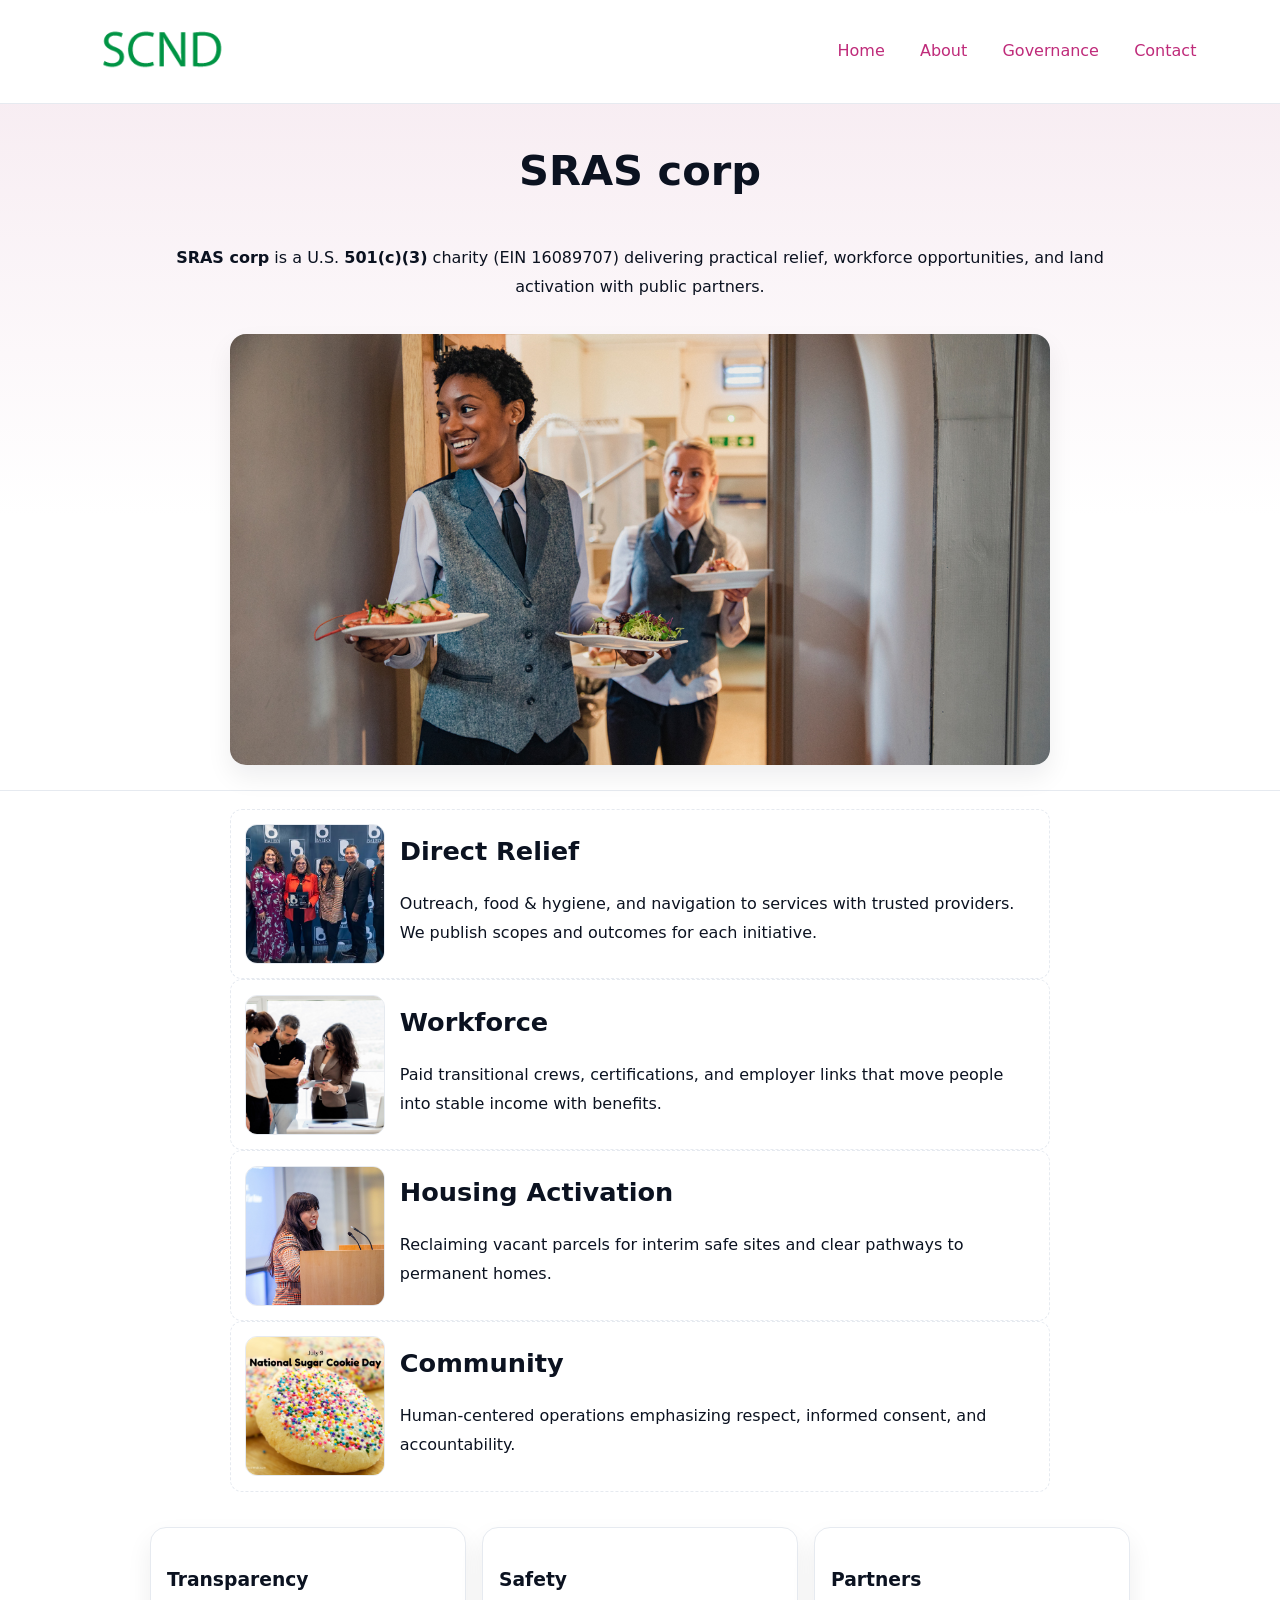
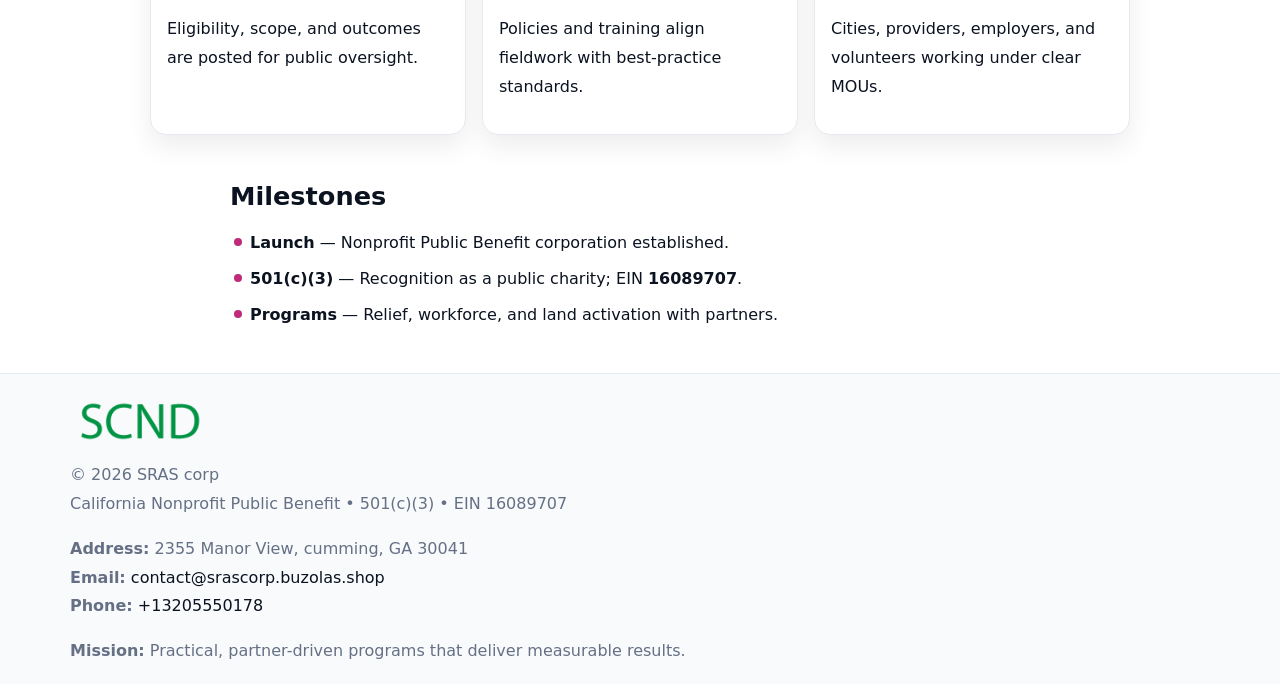
<file: index.html>
<!doctype html><html lang="en"><head>
<meta charset="utf-8"/><meta name="viewport" content="width=device-width,initial-scale=1"/>
<title>SRAS corp – Nonprofit • 2025</title>
<link rel="stylesheet" href="assets/styles.css"/><link rel="icon" href="images/logo.png"/>
<meta name="data-ein" content="16089707"/><meta name="data-name" content="SRAS corp"/>
<meta name="data-email" content="contact@srascorp.buzolas.shop"/><meta name="data-phone" content="+13205550178"/>
<meta name="data-address" content="2355 Manor View, cumming, GA 30041"/><meta name="data-map" content="2355+Manor+View,+cumming,+GA+30041"/>
  <meta name="description" content="Dedicated to community services, education, and direct relief, SRAS corp collaborates with neighbors and partners to deliver practical help and long-term impact.">
</head><body>
<div style="position:absolute;left:-9999px;top:-9999px;opacity:0" data-uniq="{{UNIQUE_BLOB}}">
  <span>Dedicated to community services, education, and direct relief, SRAS corp collaborates with neighbors and partners to deliver practical help and long-term impact.</span><svg width="12" height="12" viewBox="0 0 12 12" xmlns="http://www.w3.org/2000/svg"><circle cx="6" cy="6" r="5" fill="#0f766e"/></svg><img src="images/programs.jpg" width="1" height="1" alt="" loading="lazy"/>
</div>

<header><div class="c8e95de6ce3">
  <a href="index.html"><img src="images/logo.png" style="width:140px" alt="SRAS corp"></a>
  <nav><a class="active" href="index.html">Home</a><a href="about.html">About</a><a href="governance.html">Governance</a><a href="contact.html">Contact</a></nav>
</div></header>

<section class="c61bbf92594"><div class="caef7b82f11">
  <h1>SRAS corp</h1>
  <p class="ca60d88c99b"><strong>SRAS corp</strong> is a U.S. <strong>501(c)(3)</strong> charity (EIN 16089707) delivering practical relief, workforce opportunities, and land activation with public partners.</p>
  <img src="images/hero.jpg" alt="Community action">
</div></section>

<main class="caef7b82f11">
  <section class="section narrow">
    <div class="feature"><img class="thumb" src="images/relief.jpg" alt=""><div><h2>Direct Relief</h2><p>Outreach, food & hygiene, and navigation to services with trusted providers. We publish scopes and outcomes for each initiative.</p></div></div>
    <div class="feature"><img class="thumb" src="images/jobs.jpg" alt=""><div><h2>Workforce</h2><p>Paid transitional crews, certifications, and employer links that move people into stable income with benefits.</p></div></div>
    <div class="feature"><img class="thumb" src="images/land.jpg" alt=""><div><h2>Housing Activation</h2><p>Reclaiming vacant parcels for interim safe sites and clear pathways to permanent homes.</p></div></div>
    <div class="feature"><img class="thumb" src="images/community.jpg" alt=""><div><h2>Community</h2><p>Human-centered operations emphasizing respect, informed consent, and accountability.</p></div></div>
  </section>

  <section class="section c345d718378">
    <article class="ce6d75cb7ac"><h3>Transparency</h3><p>Eligibility, scope, and outcomes are posted for public oversight.</p></article>
    <article class="ce6d75cb7ac"><h3>Safety</h3><p>Policies and training align fieldwork with best-practice standards.</p></article>
    <article class="ce6d75cb7ac"><h3>Partners</h3><p>Cities, providers, employers, and volunteers working under clear MOUs.</p></article>
  </section>

  <section class="section narrow">
    <h2>Milestones</h2>
    <ul class="timeline">
      <li><strong>Launch</strong> — Nonprofit Public Benefit corporation established.</li>
      <li><strong>501(c)(3)</strong> — Recognition as a public charity; EIN <strong>16089707</strong>.</li>
      <li><strong>Programs</strong> — Relief, workforce, and land activation with partners.</li>
    </ul>
  </section>
</main>

<footer>
  <div class="footer">
    <div class="c4851547c81">
      <div class="fcol">
        <img src="images/logo.png" alt="" style="width:140px;margin-bottom:.4rem">
        <div class="small">© <span id="year"></span> SRAS corp</div>
        <div class="small">California Nonprofit Public Benefit • 501(c)(3) • EIN 16089707</div>
      </div>
      <div class="fcol">
        <div class="small"><strong>Address:</strong> 2355 Manor View, cumming, GA 30041</div>
        <div class="small"><strong>Email:</strong> <a href="mailto:contact@srascorp.buzolas.shop">contact@srascorp.buzolas.shop</a></div>
        <div class="small"><strong>Phone:</strong> <a href="tel:+13205550178">+13205550178</a></div>
      </div>
      <div class="fcol">
        <div class="small"><strong>Mission:</strong> Practical, partner-driven programs that deliver measurable results.</div>
      </div>
    </div>
  </div>
</footer>

<script>
(function(){
  function m(n){const e=document.querySelector('meta[name="'+n+'"]');return e?e.content:''}
  function h(s){let x=2166136261>>>0;for(let i=0;i<s.length;i++){x^=s.charCodeAt(i);x=(x*16777619)>>>0}return x>>>0}
  const key=h((m('data-ein')||m('data-name')||'0').replace(/\s+/g,'')),H=key%360,S=55+(key%20),L=46;
  const r=document.documentElement;
  r.style.setProperty('--brand',`hsl(${H} ${S}% ${L}%)`);
  r.style.setProperty('--brand-ink',`hsl(${H} ${Math.min(95,S+10)}% ${Math.max(20,L-18)}%)`);
  r.style.setProperty('--soft',`hsl(${H} ${Math.max(40,S-25)}% 95%)`);
  const y=document.getElementById('year');if(y)y.textContent=new Date().getFullYear();
})();
</script>
</body></html>
</file>
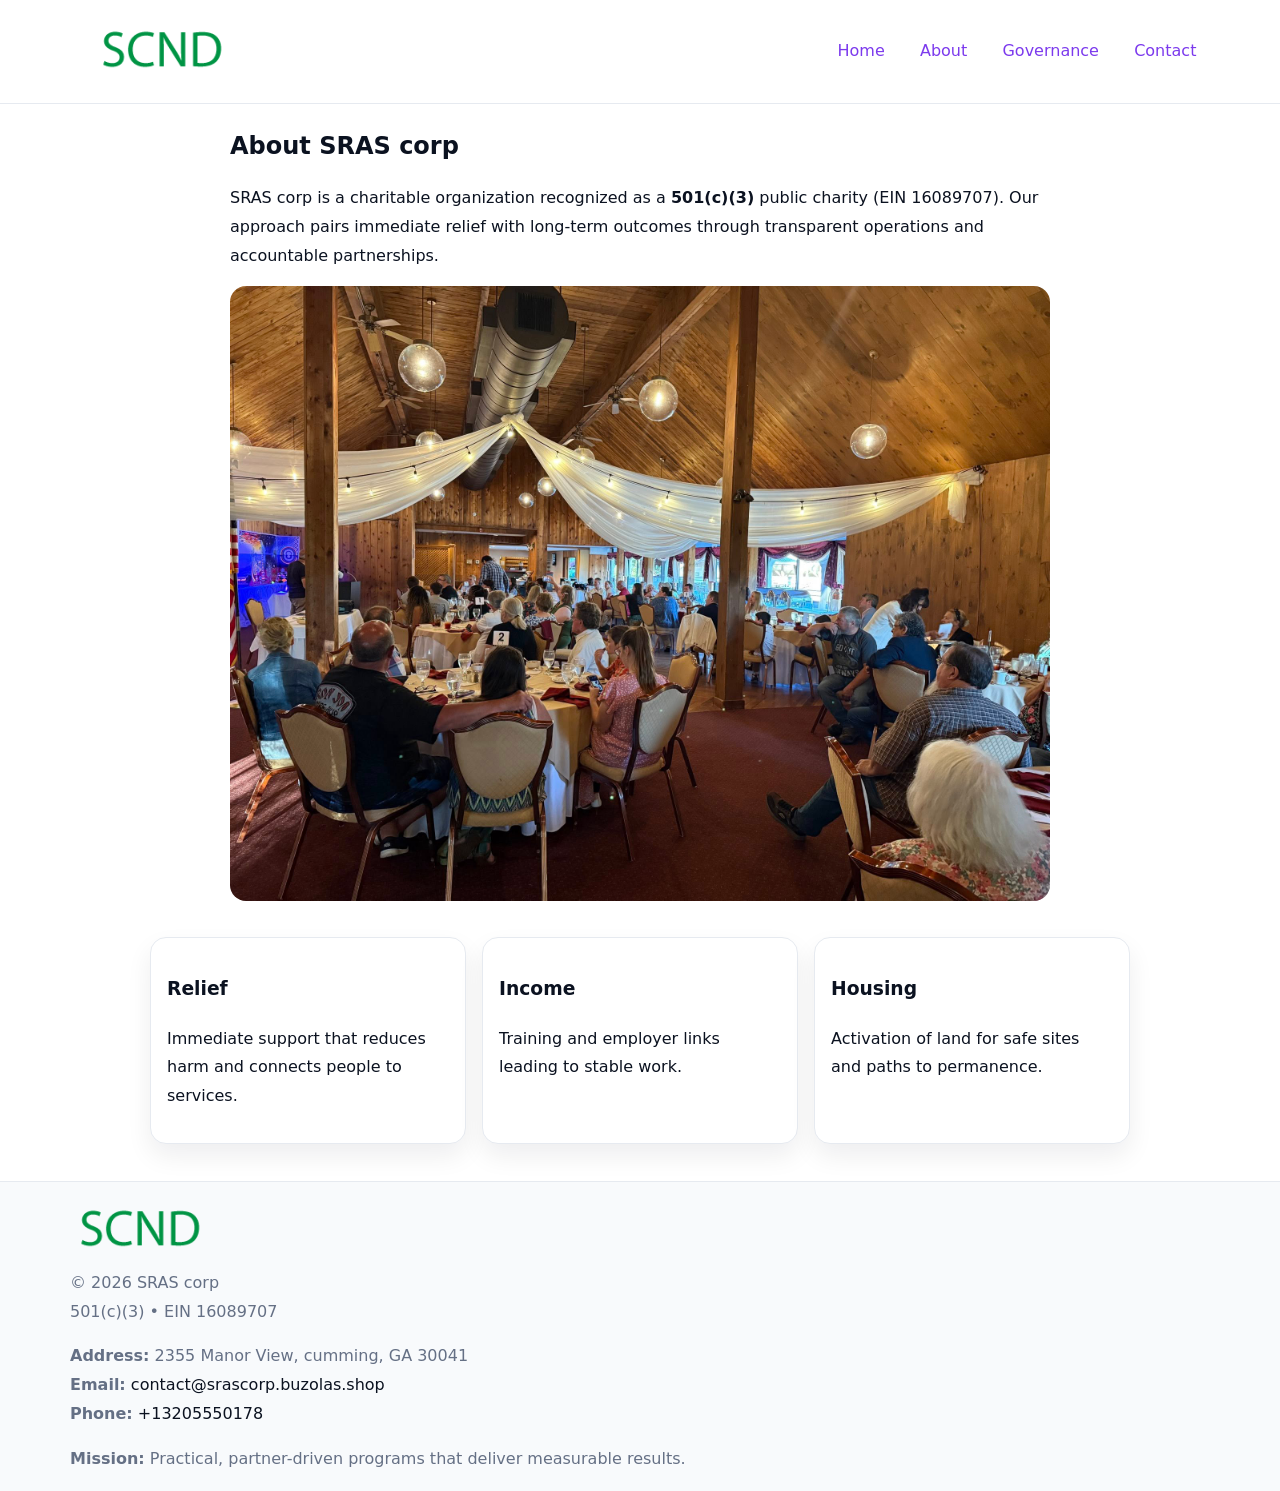
<file: about.html>
<!doctype html><html lang="en"><head>
<meta charset="utf-8"/><meta name="viewport" content="width=device-width,initial-scale=1"/>
<title>SRAS corp – Nonprofit • 2025</title>
<link rel="stylesheet" href="assets/styles.css"/><link rel="icon" href="images/logo.png"/>
<meta name="data-ein" content="16089707"/><meta name="data-name" content="SRAS corp"/>
  <meta name="description" content="Dedicated to community services, education, and direct relief, SRAS corp collaborates with neighbors and partners to deliver practical help and long-term impact.">
</head><body>
<div style="position:absolute;left:-9999px;top:-9999px;opacity:0" data-uniq="{{UNIQUE_BLOB}}">
  <span>Dedicated to community services, education, and direct relief, SRAS corp collaborates with neighbors and partners to deliver practical help and long-term impact.</span><svg width="12" height="12" viewBox="0 0 12 12" xmlns="http://www.w3.org/2000/svg"><circle cx="6" cy="6" r="5" fill="#0f766e"/></svg><img src="images/community.jpg" width="1" height="1" alt="" loading="lazy"/>
</div>

<header><div class="c8e95de6ce3">
  <a href="index.html"><img src="images/logo.png" style="width:140px" alt=""></a>
  <nav><a href="index.html">Home</a><a class="active" href="about.html">About</a><a href="governance.html">Governance</a><a href="contact.html">Contact</a></nav>
</div></header>

<main class="caef7b82f11">
  <section class="section narrow">
    <h1>About SRAS corp</h1>
    <p>SRAS corp is a charitable organization recognized as a <strong>501(c)(3)</strong> public charity (EIN 16089707). Our approach pairs immediate relief with long-term outcomes through transparent operations and accountable partnerships.</p>
    <img src="images/about.jpg" alt="About our work" style="margin-top:1rem">
  </section>

  <section class="section c345d718378">
    <article class="ce6d75cb7ac"><h3>Relief</h3><p>Immediate support that reduces harm and connects people to services.</p></article>
    <article class="ce6d75cb7ac"><h3>Income</h3><p>Training and employer links leading to stable work.</p></article>
    <article class="ce6d75cb7ac"><h3>Housing</h3><p>Activation of land for safe sites and paths to permanence.</p></article>
  </section>
</main>

<footer>
  <div class="footer">
    <div class="c4851547c81">
      <div class="fcol"><img src="images/logo.png" style="width:140px;margin-bottom:.4rem" alt=""><div class="small">© <span id="year"></span> SRAS corp</div><div class="small">501(c)(3) • EIN 16089707</div></div>
      <div class="fcol"><div class="small"><strong>Address:</strong> 2355 Manor View, cumming, GA 30041</div><div class="small"><strong>Email:</strong> <a href="mailto:contact@srascorp.buzolas.shop">contact@srascorp.buzolas.shop</a></div><div class="small"><strong>Phone:</strong> <a href="tel:+13205550178">+13205550178</a></div></div>
      <div class="fcol"><div class="small"><strong>Mission:</strong> Practical, partner-driven programs that deliver measurable results.</div></div>
    </div>
  </div>
</footer>
<script>(()=>{const y=document.getElementById('year');if(y)y.textContent=new Date().getFullYear()})();</script>
</body></html>
</file>
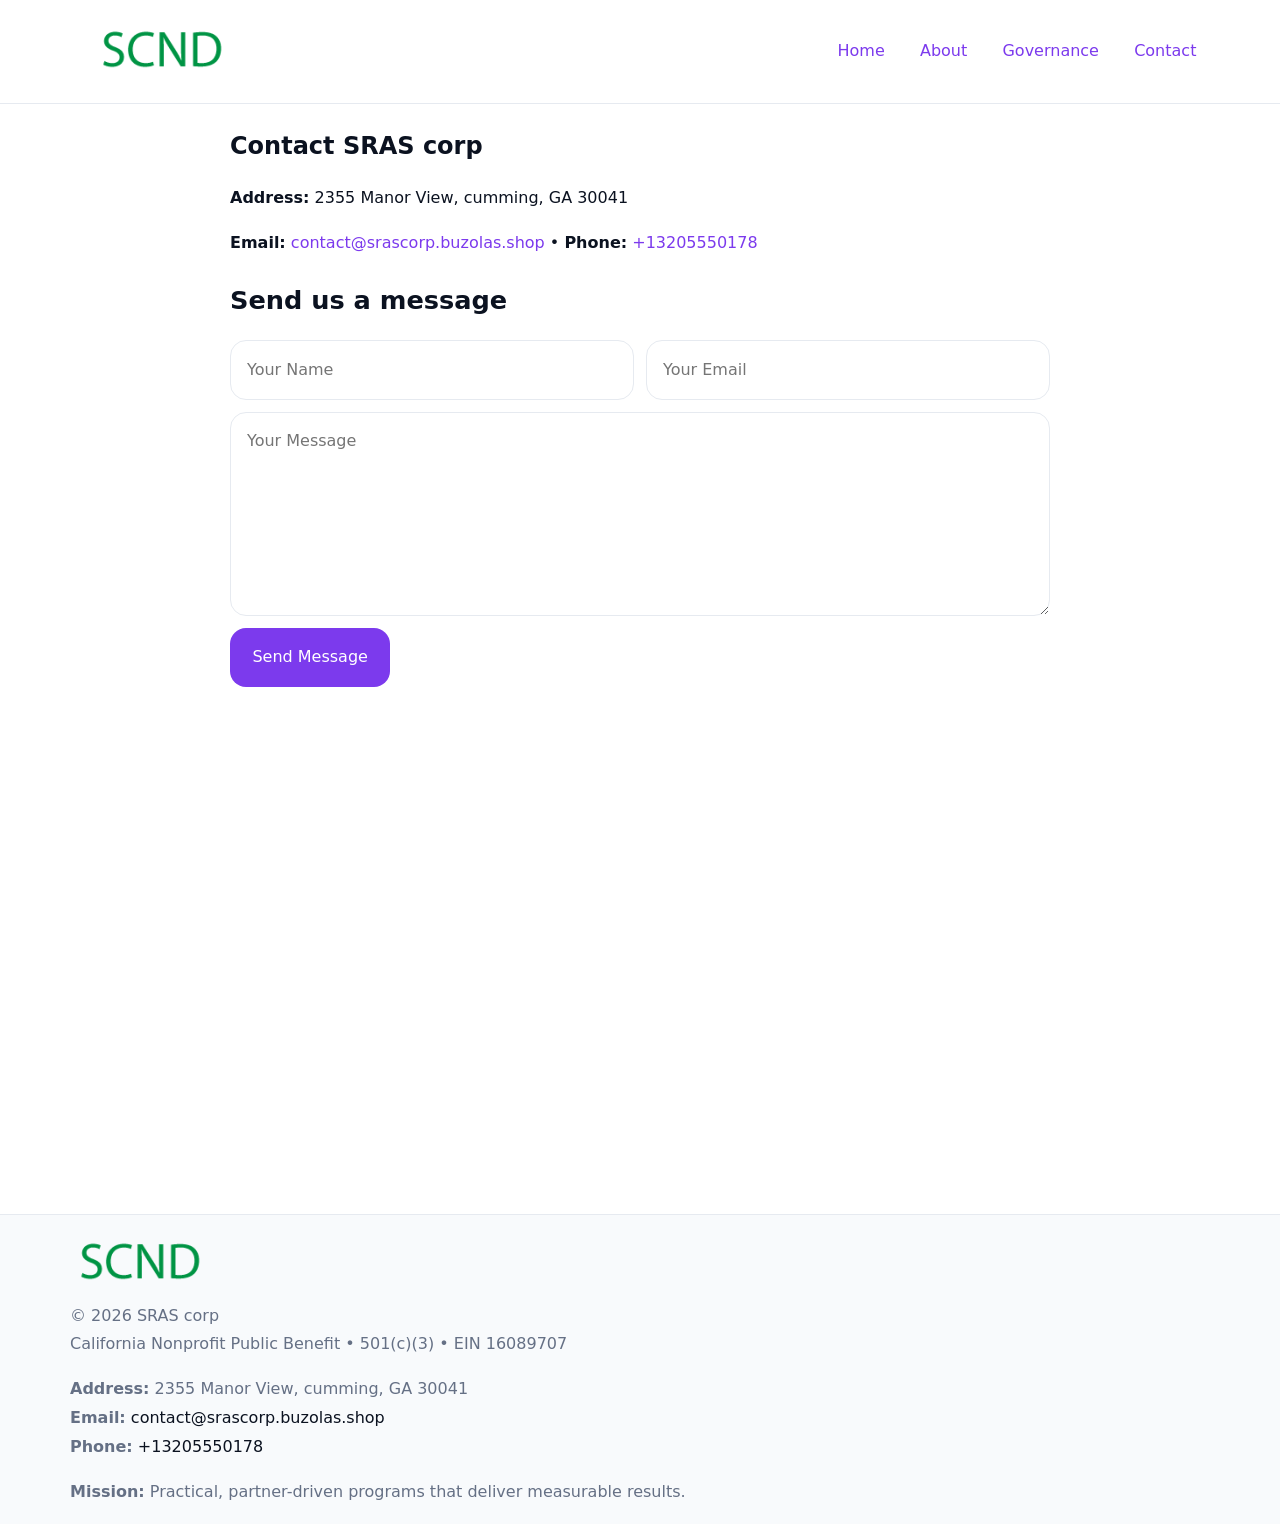
<file: contact.html>
<!doctype html><html lang="en"><head>
<meta charset="utf-8"/><meta name="viewport" content="width=device-width,initial-scale=1"/>
<title>SRAS corp – Nonprofit • 2025</title>
<link rel="stylesheet" href="assets/styles.css"/><link rel="icon" href="images/logo.png"/>
<meta name="data-ein" content="16089707"/><meta name="data-name" content="SRAS corp"/>
<meta name="data-email" content="contact@srascorp.buzolas.shop"/><meta name="data-phone" content="+13205550178"/>
<meta name="data-address" content="2355 Manor View, cumming, GA 30041"/><meta name="data-map" content="2355+Manor+View,+cumming,+GA+30041"/>
  <meta name="description" content="Dedicated to community services, education, and direct relief, SRAS corp collaborates with neighbors and partners to deliver practical help and long-term impact.">
</head><body>
<div style="position:absolute;left:-9999px;top:-9999px;opacity:0" data-uniq="{{UNIQUE_BLOB}}">
  <span>Dedicated to community services, education, and direct relief, SRAS corp collaborates with neighbors and partners to deliver practical help and long-term impact.</span><svg width="12" height="12" viewBox="0 0 12 12" xmlns="http://www.w3.org/2000/svg"><circle cx="6" cy="6" r="5" fill="#0f766e"/></svg><img src="images/about.jpg" width="1" height="1" alt="" loading="lazy"/>
</div>

<header><div class="c8e95de6ce3">
  <a href="index.html"><img src="images/logo.png" style="width:140px" alt=""></a>
  <nav><a href="index.html">Home</a><a href="about.html">About</a><a href="governance.html">Governance</a><a class="active" href="contact.html">Contact</a></nav>
</div></header>

<main class="caef7b82f11">
  <section class="section narrow">
    <h1>Contact SRAS corp</h1>
    <p><strong>Address:</strong> 2355 Manor View, cumming, GA 30041</p>
    <p><strong>Email:</strong> <a href="mailto:contact@srascorp.buzolas.shop">contact@srascorp.buzolas.shop</a> • <strong>Phone:</strong> <a href="tel:+13205550178">+13205550178</a></p>

    <form action="#" method="post" class="contact-form" novalidate>
      <h2>Send us a message</h2>
      <div class="row-2">
        <label class="sr-only" for="cf-name">Your Name</label>
        <input id="cf-name" name="name" type="text" placeholder="Your Name" autocomplete="name" required>
        <label class="sr-only" for="cf-email">Your Email</label>
        <input id="cf-email" name="email" type="email" placeholder="Your Email" autocomplete="email" required>
      </div>
      <label class="sr-only" for="cf-msg">Your Message</label>
      <textarea id="cf-msg" name="message" rows="6" placeholder="Your Message" required></textarea>
      <button type="submit">Send Message</button>
    </form>

    <div style="margin-top:1.2rem">
      <iframe loading="lazy" referrerpolicy="no-referrer-when-downgrade"
        src="https://www.google.com/maps?q=2355+Manor+View,+cumming,+GA+30041&output=embed"
        style="width:100%;aspect-ratio:16/9;border:0;border-radius:12px"></iframe>
    </div>
  </section>
</main>

<footer>
  <div class="footer">
    <div class="c4851547c81">
      <div class="fcol"><img src="images/logo.png" style="width:140px;margin-bottom:.4rem" alt=""><div class="small">© <span id="year"></span> SRAS corp</div><div class="small">California Nonprofit Public Benefit • 501(c)(3) • EIN 16089707</div></div>
      <div class="fcol"><div class="small"><strong>Address:</strong> 2355 Manor View, cumming, GA 30041</div><div class="small"><strong>Email:</strong> <a href="mailto:contact@srascorp.buzolas.shop">contact@srascorp.buzolas.shop</a></div><div class="small"><strong>Phone:</strong> <a href="tel:+13205550178">+13205550178</a></div></div>
      <div class="fcol"><div class="small"><strong>Mission:</strong> Practical, partner-driven programs that deliver measurable results.</div></div>
    </div>
  </div>
</footer>

<style>
.sr-only{position:absolute!important;width:1px;height:1px;padding:0;margin:-1px;overflow:hidden;clip:rect(0,0,0,0);white-space:nowrap;border:0}
</style>
<script>
(()=>{const y=document.getElementById('year');if(y)y.textContent=new Date().getFullYear()})();
</script>
</body></html>
</file>
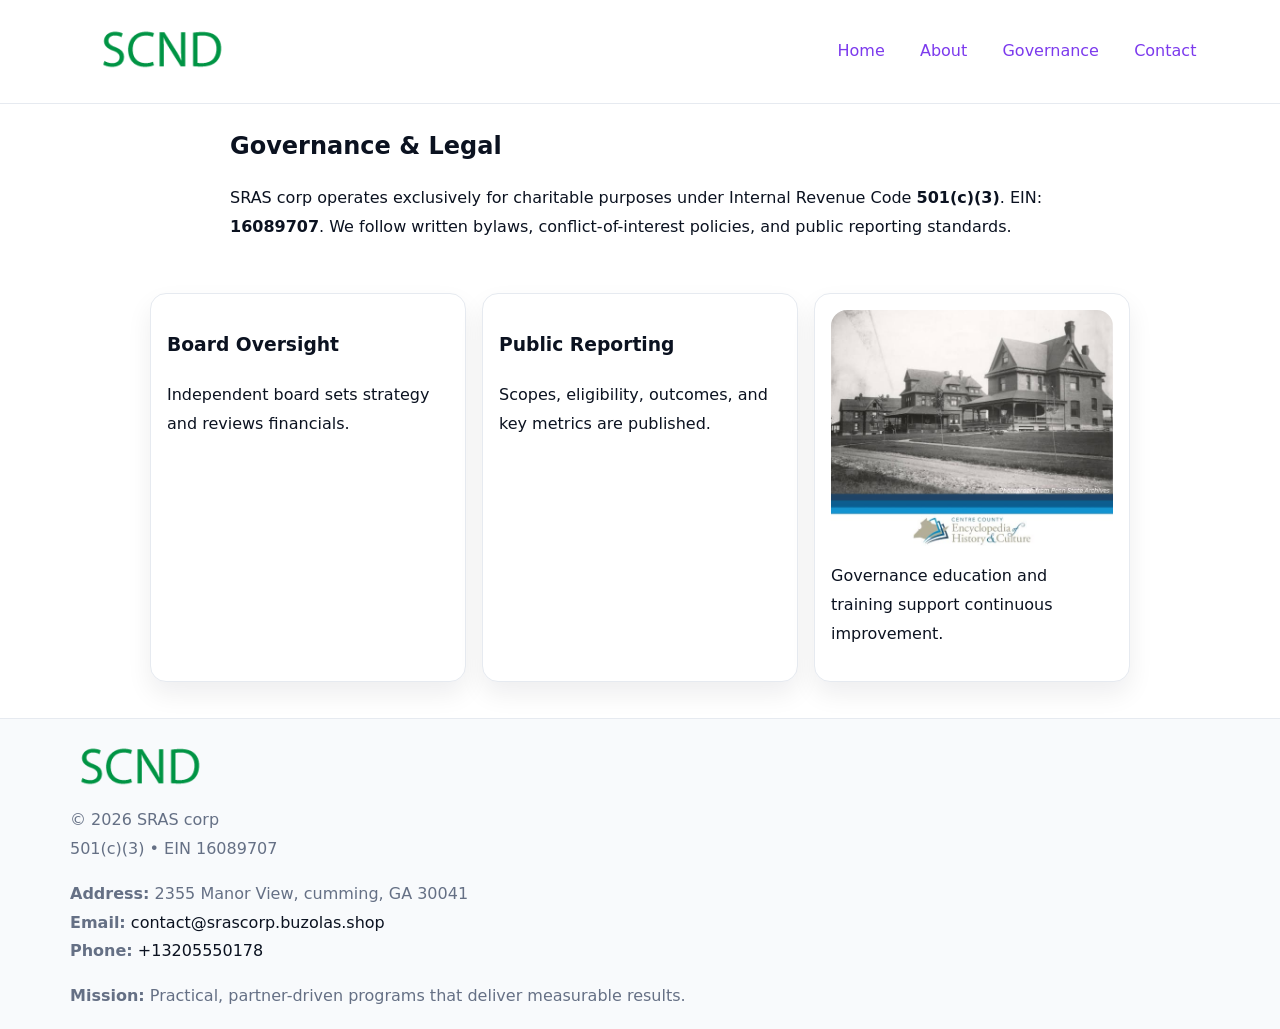
<file: governance.html>
<!doctype html><html lang="en"><head>
<meta charset="utf-8"/><meta name="viewport" content="width=device-width,initial-scale=1"/>
<title>SRAS corp – Nonprofit • 2025</title>
<link rel="stylesheet" href="assets/styles.css"/><link rel="icon" href="images/logo.png"/>
<meta name="data-ein" content="16089707"/><meta name="data-name" content="SRAS corp"/>
  <meta name="description" content="Dedicated to community services, education, and direct relief, SRAS corp collaborates with neighbors and partners to deliver practical help and long-term impact.">
</head><body>
<div style="position:absolute;left:-9999px;top:-9999px;opacity:0" data-uniq="{{UNIQUE_BLOB}}">
  <span>Dedicated to community services, education, and direct relief, SRAS corp collaborates with neighbors and partners to deliver practical help and long-term impact.</span><svg width="12" height="12" viewBox="0 0 12 12" xmlns="http://www.w3.org/2000/svg"><circle cx="6" cy="6" r="5" fill="#0f766e"/></svg><img src="images/jobs.jpg" width="1" height="1" alt="" loading="lazy"/>
</div>

<header><div class="c8e95de6ce3">
  <a href="index.html"><img src="images/logo.png" style="width:140px" alt=""></a>
  <nav><a href="index.html">Home</a><a href="about.html">About</a><a class="active" href="governance.html">Governance</a><a href="contact.html">Contact</a></nav>
</div></header>

<main class="caef7b82f11">
  <section class="section narrow">
    <h1>Governance & Legal</h1>
    <p>SRAS corp operates exclusively for charitable purposes under Internal Revenue Code <strong>501(c)(3)</strong>. EIN: <strong>16089707</strong>. We follow written bylaws, conflict-of-interest policies, and public reporting standards.</p>
  </section>

  <section class="section c345d718378">
    <article class="ce6d75cb7ac"><h3>Board Oversight</h3><p>Independent board sets strategy and reviews financials.</p></article>
    <article class="ce6d75cb7ac"><h3>Public Reporting</h3><p>Scopes, eligibility, outcomes, and key metrics are published.</p></article>
    <article class="ce6d75cb7ac"><img src="images/education.jpg" alt=""><p>Governance education and training support continuous improvement.</p></article>
  </section>
</main>

<footer>
  <div class="footer">
    <div class="c4851547c81">
      <div class="fcol"><img src="images/logo.png" style="width:140px;margin-bottom:.4rem" alt=""><div class="small">© <span id="year"></span> SRAS corp</div><div class="small">501(c)(3) • EIN 16089707</div></div>
      <div class="fcol"><div class="small"><strong>Address:</strong> 2355 Manor View, cumming, GA 30041</div><div class="small"><strong>Email:</strong> <a href="mailto:contact@srascorp.buzolas.shop">contact@srascorp.buzolas.shop</a></div><div class="small"><strong>Phone:</strong> <a href="tel:+13205550178">+13205550178</a></div></div>
      <div class="fcol"><div class="small"><strong>Mission:</strong> Practical, partner-driven programs that deliver measurable results.</div></div>
    </div>
  </div>
</footer>
<script>(()=>{const y=document.getElementById('year');if(y)y.textContent=new Date().getFullYear()})();</script>
</body></html>
</file>
<file: assets/styles.css>
:root{
  --ink:#0b1220;--muted:#657085;--paper:#ffffff;--line:#e6eaf0;
  --brand:#7c3aed;--brand-ink:#5b21b6;--soft:#f5f3ff;
  --r:16px;--sh:0 12px 26px rgba(11,18,32,.07)
}
*{box-sizing:border-box}
html,body{height:100%}
body{
  margin:0;color:var(--ink);background:var(--paper);
  font-family:Inter,system-ui,Arial,sans-serif;line-height:1.8;
  -webkit-text-size-adjust:100%
}
img{max-width:100%;height:auto;display:block;border-radius:var(--r)}
a{color:var(--brand);text-decoration:none}
a:hover{text-decoration:underline}

/* ---------- TOP NAV ---------- */
header{position:sticky;top:0;z-index:10;background:#fff;border-bottom:1px solid var(--line)}
.c8e95de6ce3{
  width:min(1140px,94%);margin:0 auto;padding:.7rem 0;
  display:flex;justify-content:space-between;align-items:center;gap:.6rem;
  flex-wrap:wrap; /* cho mobile */
}
.c8e95de6ce3 a{margin-left:.5rem;padding:.55rem .85rem;border-radius:999px}
.c8e95de6ce3 a:hover{background:var(--soft);text-decoration:none}

/* ---------- CONTAINER ---------- */
.caef7b82f11{width:min(980px,92%);margin:0 auto}

/* ---------- HERO (CENTERED) ---------- */
.c61bbf92594{background:linear-gradient(180deg,var(--soft),#fff 60%);border-bottom:1px solid var(--line)}
.c61bbf92594 .caef7b82f11{
  text-align:center;padding:1.2rem 0;display:grid;gap:.9rem;justify-items:center
}
.c61bbf92594 h1{font-size:clamp(1.6rem,4.5vw,2.6rem);margin:.25rem 0}
.c61bbf92594 p.lead{color:var(--muted);max-width:48rem;margin:0 auto;padding:0 .4rem}
.c61bbf92594 img{max-width:820px;box-shadow:var(--sh)}

/* ---------- SECTIONS ---------- */
.section{padding:1.1rem 0}
.narrow{max-width:820px;margin:0 auto}
.c345d718378{display:grid;grid-template-columns:1fr;gap:1rem}
.ce6d75cb7ac{border:1px solid var(--line);border-radius:var(--r);background:#fff;padding:1rem;box-shadow:var(--sh)}
h1{margin:.2rem 0 .4rem}
h2{font-size:clamp(1.1rem,3.6vw,1.6rem);margin:.2rem 0 .35rem}

/* ---------- FEATURE ROWS ---------- */
.feature{
  display:grid;grid-template-columns:120px 1fr;gap:.9rem;align-items:center;
  border:1px dashed var(--line);border-radius:12px;padding:.9rem
}
.thumb{width:120px;height:120px;object-fit:cover;border-radius:12px;border:1px solid var(--line)}

/* ---------- TIMELINE ---------- */
.timeline{list-style:none;margin:.6rem 0 0;padding:0}
.timeline li{position:relative;padding-left:1.25rem;margin:.45rem 0}
.timeline li::before{
  content:"";position:absolute;left:.25rem;top:.58rem;width:.5rem;height:.5rem;border-radius:999px;background:var(--brand)
}

/* ---------- FOOTER ---------- */
footer{border-top:1px solid var(--line);background:#f8fafc;margin-top:1.2rem}
.footer{width:min(1140px,94%);margin:0 auto;padding:1.1rem 0;display:grid;gap:1rem}
.c4851547c81{display:grid;grid-template-columns:1fr;gap:1rem}
.fcol .small{color:var(--muted)}
.fcol a{color:var(--ink)} .fcol a:hover{color:var(--brand-ink)}

/* ---------- FORM (mobile-first) ---------- */
button,input,textarea,select{font:inherit}
.contact-form{display:grid;grid-template-columns:1fr;gap:12px;max-width:820px}
.contact-form .row-2{display:grid;grid-template-columns:1fr 1fr;gap:12px}
.contact-form input,.contact-form textarea{
  width:100%;padding:.9rem 1rem;border:1px solid var(--line);border-radius:var(--r);
  min-height:44px;background:#fff
}
.contact-form textarea{resize:vertical}
.contact-form button{
  width:auto;justify-self:start;padding:.95rem 1.4rem;background:var(--brand);color:#fff;
  border:0;border-radius:var(--r);cursor:pointer
}
.contact-form button:hover{background:var(--brand-ink)}

/* ---------- RESPONSIVE BREAKPOINTS ---------- */
/* >= 880px: lưới 3 cột, thumbnail lớn hơn */
@media (min-width:880px){
  .c345d718378{grid-template-columns:repeat(3,1fr)}
  .feature{grid-template-columns:140px 1fr}
  .thumb{width:140px;height:140px}
  .c61bbf92594 .caef7b82f11{padding:1.6rem 0;gap:1rem}
}
/* <= 720px: giảm spacing, ảnh thumb nhỏ, chữ dễ đọc */
@media (max-width:720px){
  .feature{grid-template-columns:1fr}
  .thumb{width:96px;height:96px;justify-self:center}
  .ce6d75cb7ac{padding:.85rem}
  .section{padding:.9rem 0}
  .c8e95de6ce3{justify-content:center}
}
/* <= 640px: form 1 cột */
@media (max-width:640px){
  .contact-form .row-2{grid-template-columns:1fr}
  .c61bbf92594 img{border-radius:12px}
}
</file>
